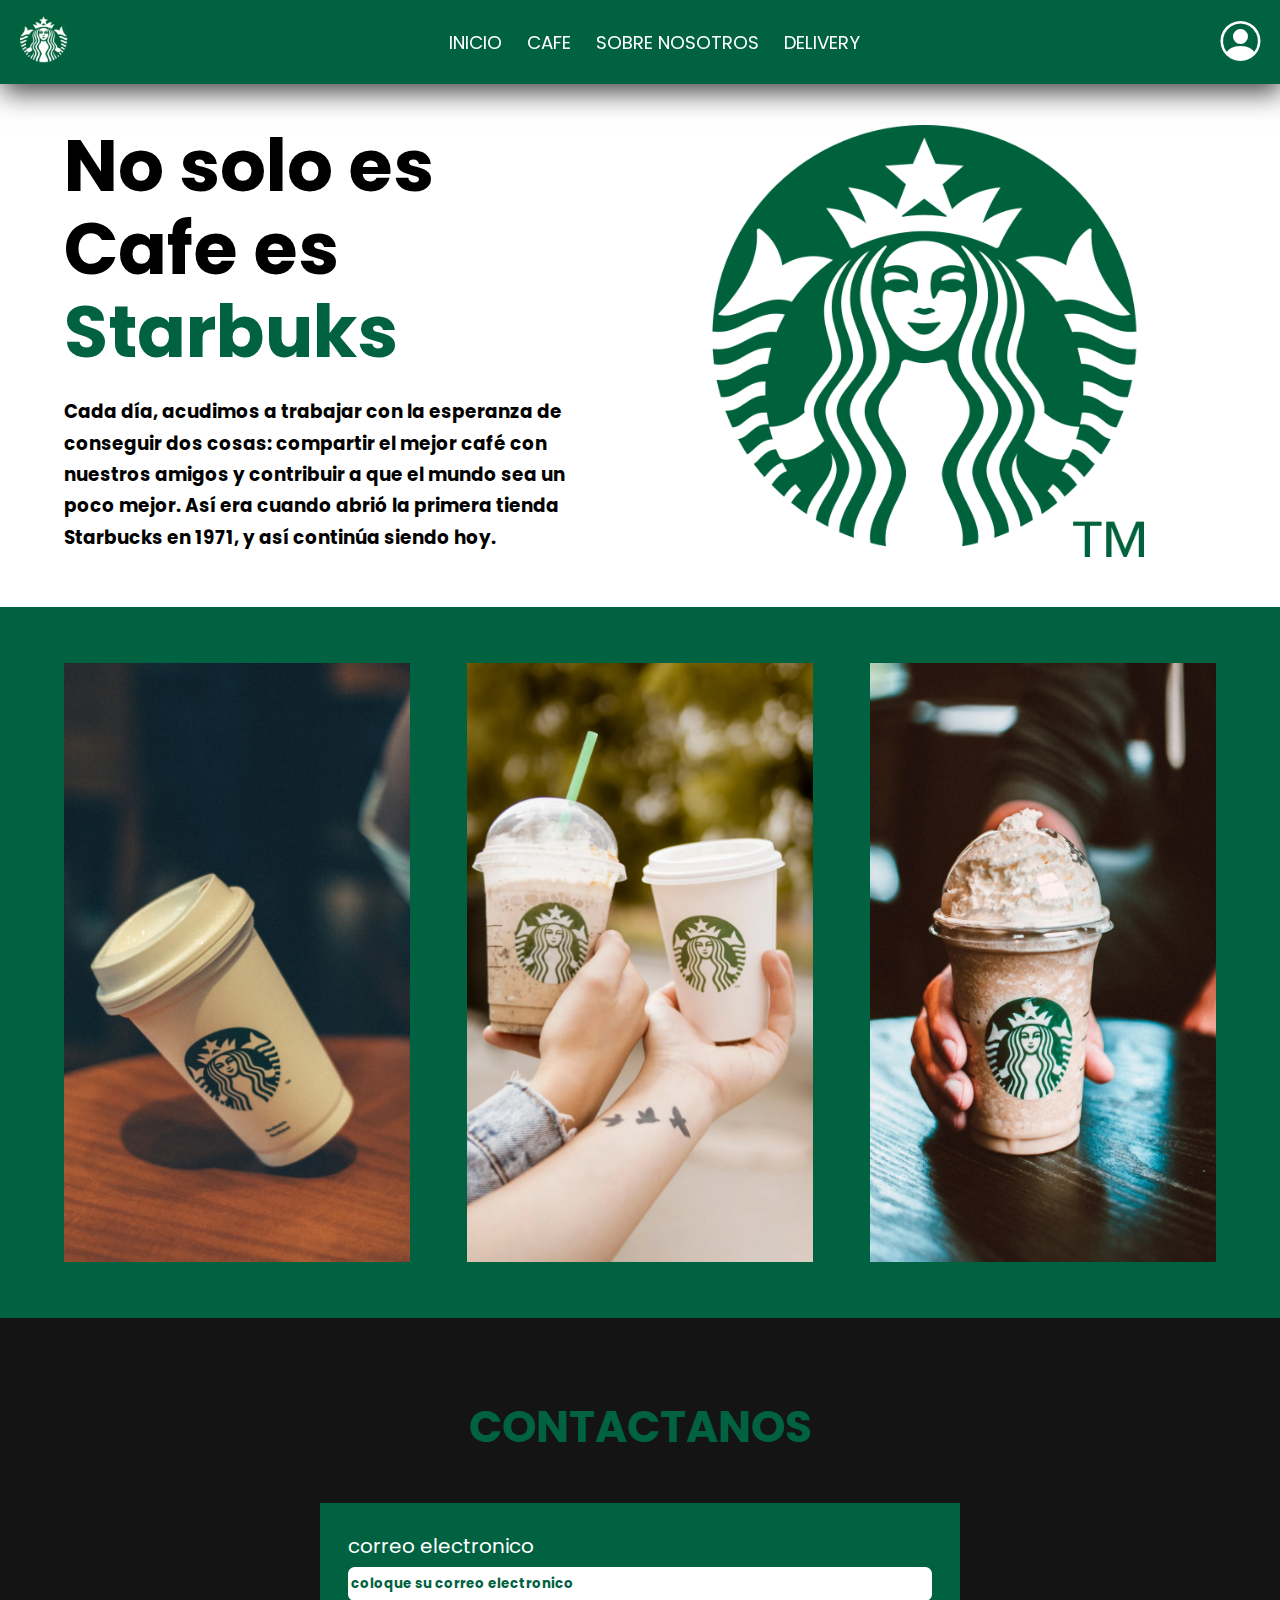
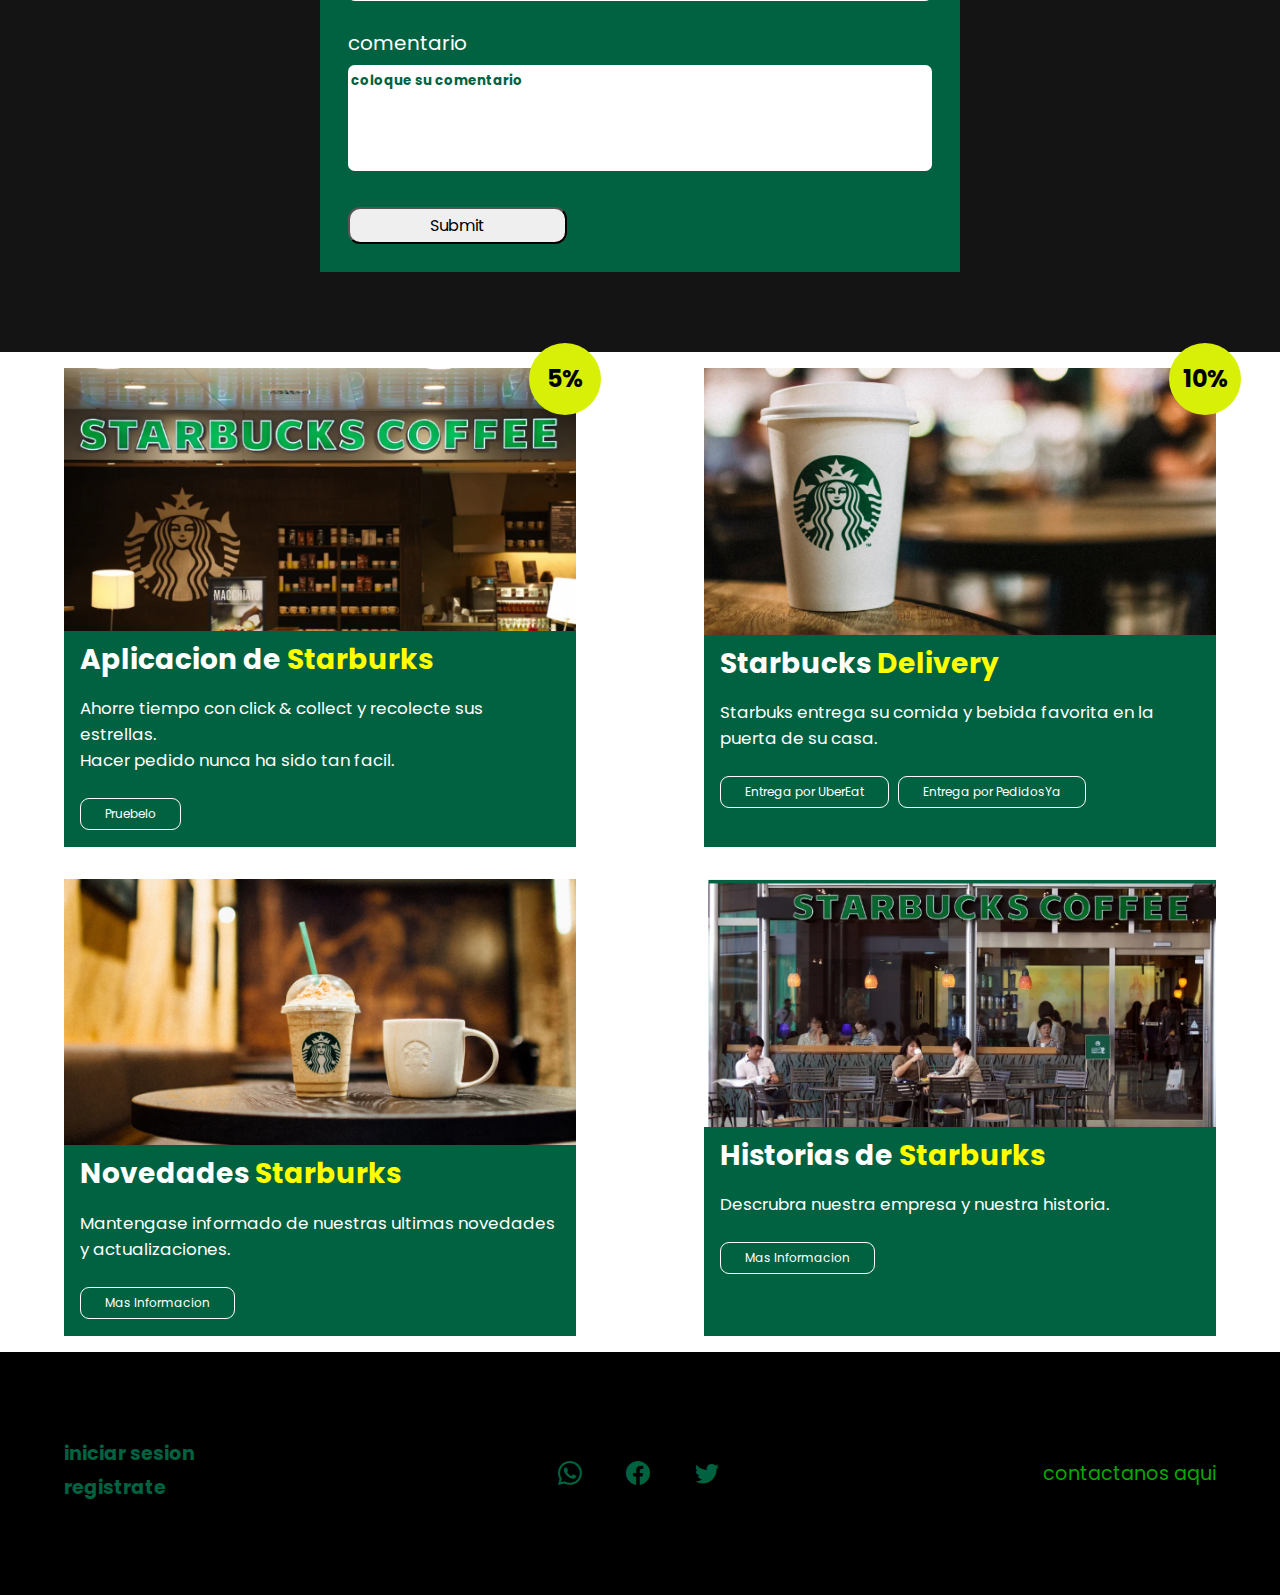
<file: index.html>
<!DOCTYPE html>
<html lang="en">
    <head>
		<meta charset="UTF-8" />
		<meta name="author" content="Tomas Aranda" />
		<meta name="description" content="sitio web de starbucks" />
		<meta http-equiv="X-UA-Compatible" content="IE=edge" />
		<meta name="viewport" content="width=device-width, initial-scale=1.0" />
		<title>Starbucks</title>
		<link rel="icon" href="./image/starbucks.png" />
		<link rel="stylesheet" href="./css/style.css" />
		<link rel="preconnect" href="https://fonts.googleapis.com" />
		<link rel="preconnect" href="https://fonts.gstatic.com" crossorigin />
		<link
			href="https://fonts.googleapis.com/css2?family=Poppins:wght@300&display=swap"
			rel="stylesheet"
		/>
		<link
			rel="stylesheet"
			href="https://cdn.jsdelivr.net/npm/bootstrap-icons@1.9.1/font/bootstrap-icons.css"
		/>
	</head>
    <body>
        <!-- ===== bloque encabezado inicio ===== -->
		<header class="header">
			<div class="header__container-logo">
				<img class="header__logo" src="./image/logo.png" alt="logo" />
			</div>
			<nav class="header__nav">
				<a class="header__nav-link" href="#">Inicio</a>
				<a class="header__nav-link" href="#">Cafe</a>
				<a class="header__nav-link" href="#">Sobre Nosotros</a>
				<a class="header__nav-link" href="#">Delivery</a>
			</nav>
			<div class="header__container-login">
				<i class="header__user-icon bi bi-person-circle"></i>
			</div>
			<i class="header__icon bi bi-list"></i>
		</header>
		<!-- ===== bloque encabezado final ===== -->
        <!-- ===== bloque principal inicio ===== -->
		<section class="main">
			<div class="main__container-text">
				<h1 class="main__title">
					No solo es Cafe es <span class="main__title--green">Starbuks</span>
				</h1>
				<p class="main__description">
					Cada día, acudimos a trabajar con la esperanza de conseguir dos cosas: compartir el mejor
					café con nuestros amigos y contribuir a que el mundo sea un poco mejor. Así era cuando
					abrió la primera tienda Starbucks en 1971, y así continúa siendo hoy.
				</p>
			</div>
			<div class="main__container-img">
				<img class="main__img" src="./image/logo.png" alt="logo" />
			</div>
		</section>
		<!-- ===== bloque principal final ===== -->
        <!-- ===== bloque galeria inicio ===== -->
		<section class="gallery">
			<div class="gallery__container-img">
				<img class="gallery__img" src="./image/gallery-1.png" alt="gallery" />
				<img class="gallery__img" src="./image/gallery-2.png" alt="gallery" />
				<img class="gallery__img" src="./image/gallery-3.png" alt="gallery" />
			</div>
		</section>
		<!-- ===== bloque galeria final ===== -->
        <!-- ===== bloque contact inicio ===== -->
		<section class="contact">
			<h3 class="contact__title">CONTACTANOS</h3>
			<form class="contact__form">
				<div class="contact__container-email contact__container-input">
					<label class="contact__label">correo electronico</label>
					<input
						class="contact__input"
						type="email"
						name="contact_email"
						placeholder="coloque su correo electronico"
						required
					/>
				</div>
				<div class="contact__container-comment contact__container-input">
					<label class="contact__label">comentario</label>
					<textarea
						class="contact__textarea"
						name="contact_comment"
						placeholder="coloque su comentario"
						required
					></textarea>
				</div>
				<input type="submit" class="contact__form-btn" />
			</form>
		</section>
		<!-- ===== bloque contact final ===== -->
        		<!-- ===== bloque cards inicio ===== -->
		<section class="cards">
			<div class="cards__card">
				<img class="cards__card-img" src="./image/card-1.png" alt="card" />
				<div class="cards__container-text">
					<h2 class="cards__card-title">
						Aplicacion de <span class="cards__card-title--yellow">Starburks</span>
					</h2>
					<p class="cards__card-description">
						Ahorre tiempo con click & collect y recolecte sus estrellas.
						<br />
						Hacer pedido nunca ha sido tan facil.
					</p>
					<br />
					<input class="cards__card-btn" type="button" value="Pruebelo" />
				</div>
				<div class="cards__circle">5%</div>
			</div>
			<div class="cards__card">
				<img class="cards__card-img" src="./image/card-2.png" alt="card" />
				<div class="cards__container-text">
					<h2 class="cards__card-title">
						Starbucks <span class="cards__card-title--yellow">Delivery</span>
					</h2>
					<p class="cards__card-description">
						Starbuks entrega su comida y bebida favorita en la puerta de su casa.
					</p>
					<br />
					<div class="card__container-btn">
						<input class="cards__card-btn" type="button" value="Entrega por UberEat" />
						<input
							class="cards__card-btn cards__card-btn--row"
							type="button"
							value="Entrega por PedidosYa"
						/>
					</div>
				</div>
				<div class="cards__circle">10%</div>
			</div>
			<div class="cards__card">
				<img class="cards__card-img" src="./image/card-3.png" alt="card" />
				<div class="cards__container-text">
					<h2 class="cards__card-title">
						Novedades <span class="cards__card-title--yellow">Starburks</span>
					</h2>
					<p class="cards__card-description">
						Mantengase informado de nuestras ultimas novedades y actualizaciones.
					</p>
					<br />
					<input class="cards__card-btn" type="button" value="Mas Informacion" />
				</div>
			</div>
			<div class="cards__card">
				<img class="cards__card-img" src="./image/card-4.png" alt="card" />
				<div class="cards__container-text">
					<h2 class="cards__card-title">
						Historias de <span class="cards__card-title--yellow">Starburks</span>
					</h2>
					<p class="cards__card-description">Descrubra nuestra empresa y nuestra historia.</p>
					<br />
					<input class="cards__card-btn" type="button" value="Mas Informacion" />
				</div>
			</div>
		</section>
		<!-- ===== bloque cards inicio ===== -->
        		<!-- ===== bloque pie inicio ===== -->
		<footer class="footer">
			<div class="footer__container">
				<div class="footer__links-user">
					<input class="footer__links-user-btn" type="button" value="iniciar sesion" />
					<br />
					<input class="footer__links-user-btn" type="button" value="registrate" />
				</div>
				<div class="footer__network">
					<i class="footer__icon bi bi-whatsapp"></i>
					<i class="footer__icon bi bi-facebook"></i>
					<i class="footer__icon bi bi-twitter"></i>
				</div>
				<div class="footer__container-contact-us">
					<a class="footer__contact-us" href="./pages/contact.html">contactanos aqui</a>
				</div>
			</div>
		</footer>
		<!-- ===== bloque pie final ===== -->


        
    </body>
</html>
</file>
<file: css/style.css>
* {
	font-family: 'Poppins', sans-serif;
	margin: 0;
	padding: 0;
	box-sizing: border-box;
}

*::selection {
	background: #006241;
	color: #fff;
}

.header {
	background-color: #006241;
	font-size: 16px;
	display: flex;
	justify-content: space-between;
	align-items: center;
	padding: 0.75em 1.25em;
	position: fixed;
	top: 0;
	left: 0;
	width: 100%;
	z-index: 1000;
	box-shadow: 2px 8px 26px 0px rgba(0, 0, 0, 0.75);
}

.header__logo {
	width: 3em;
	height: 3em;
}

.header__nav {
	display: none;
}

.header__container-login {
	display: none;
}

.header__nav-link {
	color: white;
	text-transform: uppercase;
	text-decoration: none;
}

.header__icon {
	color: white;
	font-size: 2.5rem;
}
.main {
	width: 90%;
	margin: 125px auto 50px;
	display: flex;
	flex-direction: column;
}

.main__title {
	font-weight: bold;
	font-size: 3.5rem;
	line-height: 1.15em;
}

.main__title--green {
	color: #006241;
}

.main__description {
	font-weight: bolder;
	margin-top: 1.25em;
	line-height: 1.5em;
}

.main__img {
	display: none;
	user-select: none;
}
.gallery {
	background-color: #006241;
	padding: 2em 0;
}

.gallery__container-img {
	display: flex;
	flex-direction: column;
	width: 90%;
	margin: 0 auto;
	padding: 0 0 1.5em;
}

.gallery__img {
	margin-top: 1.5em;
}
.contact {
	background-color: #141414;
	color: #ffffff;
	display: flex;
	flex-direction: column;
	padding: 2em 0;
}

.contact__title {
	color: #006241;
	text-align: center;
	font-size: 1.75rem;
	margin: 1em 0;
}

.contact__label {
	font-size: 1.15rem;
}

.contact__input,
.contact__textarea {
	padding: 0.5em 0.25em;
	width: 100%;
	border-radius: 0.5em;
	border: none;
	margin-bottom: 0.85em;
	resize: none;
}

.contact__form-btn {
	border-radius: 0.5em;
	font-size: 0.85rem;
	padding: 0.25em 3em;
	margin-top: 0.5em;
	transition: all 0.5s;
	width: max-content;
}

.contact__form-btn:hover {
	background: rgb(215, 215, 0);
	border: 2px solid rgb(215, 215, 0);
}

.contact__input::placeholder,
.contact__textarea::placeholder {
	color: #006241;
	font-weight: bolder;
}

.contact__input:focus,
.contact__textarea:focus {
	background: #000;
	color: #fff;
}

.contact__textarea {
	display: block;
}

.contact__form {
	background-color: #006241;
	width: 90%;
	margin: 0 auto 1.25em;
	display: flex;
	flex-direction: column;
	padding: 0.75em;
}
.cards__card {
	background-color: #006241;
	width: 80%;
	display: flex;
	flex-direction: column;
	position: relative;
	margin: 1em auto;
}

.cards__card-img {
	width: 100%;
}

.cards__card-title,
.cards__card-description {
	color: white;
}

.cards__card-description {
	font-size: 0.85rem;
	margin-top: 0.85em;
}

.cards__card-title--yellow {
	color: yellow;
}

.cards__container-text {
	padding: 0.5em 1em;
	display: flex;
	flex-direction: column;
}

.card__container-btn {
	display: flex;
	flex-direction: column;
}

.cards__card-btn {
	width: max-content;
	padding: 0.5em 2em;
	font-size: 0.75rem;
	background: inherit;
	border: 0.15em solid #fff;
	border-radius: 0.75em;
	margin-bottom: 0.75em;
	color: #fff;
	transition: all 0.5s;
}

.cards__card-btn:hover {
	background: rgb(215, 215, 0);
	border: 0.15em solid rgb(215, 215, 0);
}

.cards__circle {
	background: #d8f007;
	width: 2.5em;
	height: 2.5em;
	font-size: 1.35rem;
	border-radius: 50%;
	text-align: center;
	position: absolute;
	top: -25px;
	right: -25px;
	font-weight: bolder;
	display: flex;
	justify-content: center;
	align-items: center;
}
.footer {
	display: flex;
	flex-direction: column;
	background: #000;
	padding: 2em 0;
}

.footer__links-user {
	width: 90%;
	margin: 0 auto;
}

.footer__links-user-btn {
	background: inherit;
	color: #006241;
	font-weight: bolder;
	font-size: 1.05rem;
	border: none;
	margin-bottom: 0.25em;
}

.footer__icon {
	color: #006241;
	font-size: 1.15rem;
	margin: 1em 1em 1em 0;
}

.footer__network {
	display: flex;
	flex-direction: row;
	width: 90%;
	margin: 0 auto;
}

.footer__container-contact-us {
	width: 90%;
	margin: 0 auto;
}

.footer__contact-us {
	color: #09aa00;
	text-decoration: none;
}
@media (min-width: 470px) {
	.main__title {
		font-weight: bold;
		font-size: 4.5rem;
		line-height: 1.15em;
	}

	.main__description {
		font-size: 1.15rem;
	}

	.contact__title {
		font-size: 2.75rem;
	}

	.contact__form {
		background-color: #006241;
		width: 90%;
		margin: 0 auto 1.25em;
		display: flex;
		flex-direction: column;
		padding: 1.2em;
	}

	.contact__label {
		font-size: 1.25rem;
	}

	.contact__form-btn {
		border-radius: 0.75em;
		font-size: 1rem;
		padding: 0.25em 5em;
		margin-top: 0.5em;
		width: max-content;
	}

	.contact__input,
	.contact__textarea {
		margin-top: 0.5em;
		margin-bottom: 0.85em;
		resize: none;
	}

	.cards__circle {
		background: #d8f007;
		width: 3em;
		height: 3em;
		font-size: 1.5rem;
		border-radius: 50%;
		top: -25px;
		right: -25px;
	}

	.footer__links-user-btn {
		font-size: 1.2rem;
	}

	.footer__icon {
		color: #006241;
		font-size: 1.3rem;
	}

	.footer__contact-us {
		font-size: 1.2rem;
	}
}

@media (min-width: 768px) {
	.header__nav {
		display: block;
	}

	.header__container-login {
		display: block;
	}

	.header__icon {
		display: none;
	}

	.header__nav-link {
		margin-left: 0.95em;
	}

	.header__user-icon {
		color: white;
		font-size: 2.5rem;
	}

	.main {
		display: flex;
		flex-direction: row;
	}

	.main__container-text {
		width: 50%;
	}

	.main__container-img {
		width: 50%;
		display: flex;
		justify-content: center;
		align-items: center;
	}

	.main__img {
		display: block;
		width: 80%;
		margin: 0 auto;
	}

	.main__title {
		font-weight: bold;
		font-size: 3.25rem;
		line-height: 1.15em;
	}

	.main__description {
		font-size: 1rem;
	}
	.gallery__container-img {
		display: flex;
		flex-direction: row;
		justify-content: space-between;
	}

	.gallery__img {
		width: 30%;
	}

	.contact__form {
		background-color: #006241;
		width: 60%;
		margin: 0 auto 1.25em;
		display: flex;
		flex-direction: column;
		padding: 1.2em;
	}

	.cards {
		display: flex;
		flex-direction: row;
		flex-wrap: wrap;
		justify-content: space-around;
	}

	.cards__card {
		background-color: #006241;
		width: 40%;
		display: flex;
		flex-direction: column;
		position: relative;
		margin: 1em auto;
	}

	.footer {
		display: flex;
		flex-direction: row;
	}

	.footer__container {
		width: 90%;
		margin: 0 auto;
		display: flex;
		flex-direction: row;
		justify-content: center;
		align-items: center;
	}

	.footer__network {
		display: flex;
		justify-content: center;
	}

	.footer__container-contact-us {
		display: flex;
		justify-content: end;
	}

	.main__title {
		width: 90%;
	}

	.main__description {
		width: 90%;
	}
}

@media (min-width: 960px) {
	.header__nav-link {
		margin-left: 1.15em;
		font-size: 1.15rem;
	}
	.main__title {
		font-size: 4rem;
	}

	.card__container-btn {
		display: flex;
		flex-direction: row;
	}

	.cards__card-btn--row {
		margin-left: 0.75em;
	}
}

@media (min-width: 1024px) {
	.cards__card-title {
		font-size: 1.75rem;
	}

	.cards__card-description {
		font-size: 1.05rem;
	}

	.main__img {
		width: 27em;
	}

	.main__title {
		font-size: 4.5rem;
		width: 80%;
	}

	.main__description {
		font-size: 1.15rem;
		line-height: 1.7em;
	}

	.contact__form {
		background-color: #006241;
		width: 40em;
		margin: 0 auto 3em;
		display: flex;
		flex-direction: column;
		padding: 1.75em;
	}

	.contact__container-input {
		margin-bottom: 1em;
	}

	.contact__textarea {
		height: 8em;
	}
	.footer {
		padding: 5em 0;
	}

	.footer__icon {
		color: #006241;
		font-size: 1.5rem;
		margin-left: 0.85em;
	}
}
</file>
